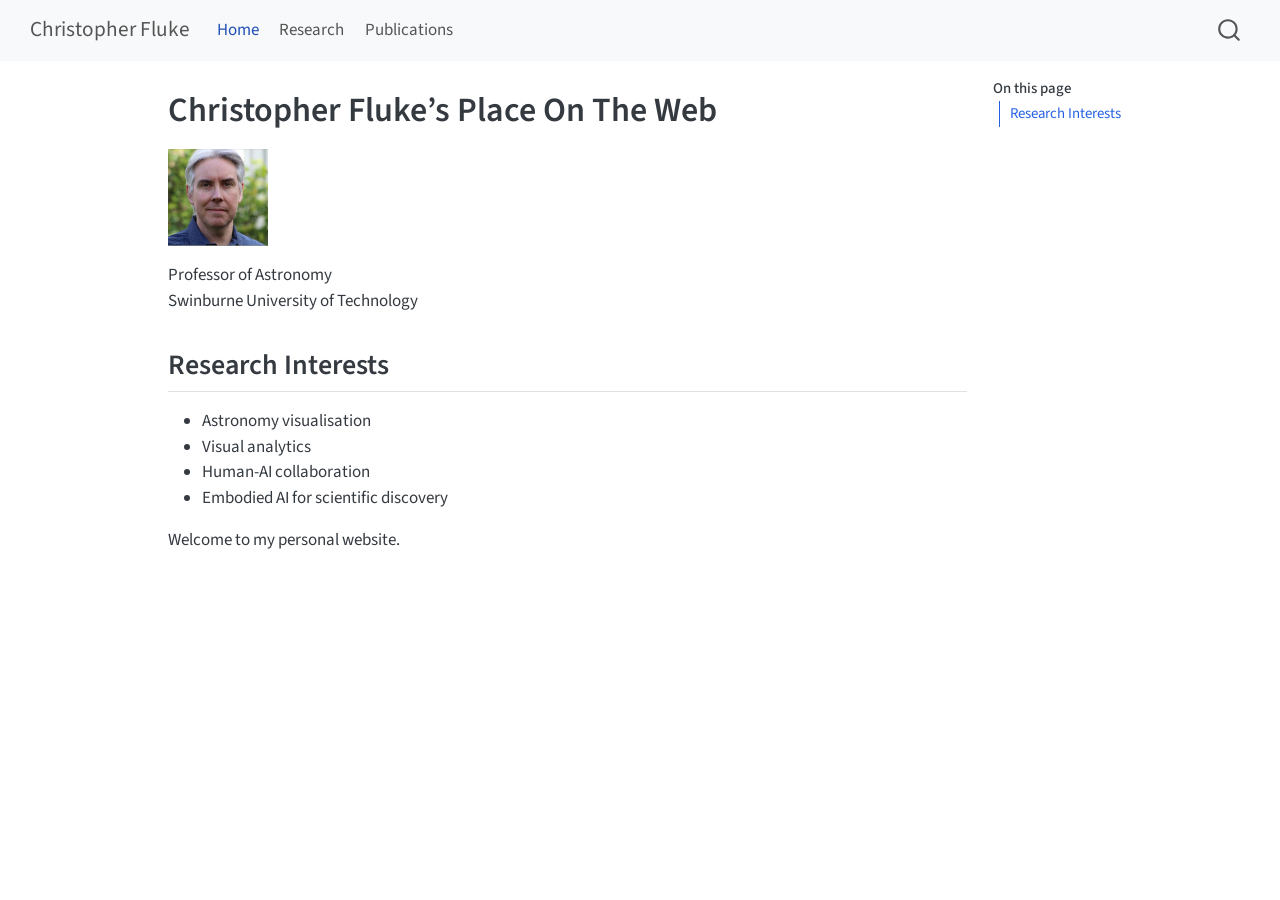
<file: index.html>
<!DOCTYPE html>
<html xmlns="http://www.w3.org/1999/xhtml" lang="en" xml:lang="en"><head>

<meta charset="utf-8">
<meta name="generator" content="quarto-1.10.19">

<meta name="viewport" content="width=device-width, initial-scale=1.0, user-scalable=yes">


<title>Christopher Fluke’s Place On The Web – Christopher Fluke</title>
<style>
/* Default styles provided by pandoc.
** See https://pandoc.org/MANUAL.html#variables-for-html for config info.
*/
span.smallcaps{font-variant: small-caps;}
div.columns{display: flex; gap: 1.5em;}
div.column{flex: auto;}
@media screen {
div.columns{gap: min(4vw, 1.5em);}
div.column{overflow-x: auto;}
}
div.hanging-indent{margin-left: 1.5em; text-indent: -1.5em;}
ul.task-list{list-style: none;}
ul.task-list li input[type="checkbox"] {
  width: 0.8em;
  margin: 0 0.8em 0.2em -1em; /* quarto-specific, see https://github.com/quarto-dev/quarto-cli/issues/4556 */ 
  vertical-align: middle;
}
</style>


<script src="site_libs/quarto-nav/quarto-nav.js"></script>
<script src="site_libs/quarto-nav/headroom.min.js"></script>
<script src="site_libs/clipboard/clipboard.min.js"></script>
<script src="site_libs/quarto-search/autocomplete.umd.js"></script>
<script src="site_libs/quarto-search/fuse.min.js"></script>
<script src="site_libs/quarto-search/quarto-search.js"></script>
<meta name="quarto:offset" content="./">
<script src="site_libs/quarto-html/quarto.js" type="module"></script>
<script src="site_libs/quarto-html/tabsets/tabsets.js" type="module"></script>
<script src="site_libs/quarto-html/popper.min.js"></script>
<script src="site_libs/quarto-html/tippy.umd.min.js"></script>
<script src="site_libs/quarto-html/anchor.min.js"></script>
<link href="site_libs/quarto-html/tippy.css" rel="stylesheet">
<link href="site_libs/quarto-html/quarto-syntax-highlighting-bf27225e3a48a9273f3daa8f8e829971.css" rel="stylesheet" id="quarto-text-highlighting-styles">
<script src="site_libs/bootstrap/bootstrap.min.js"></script>
<link href="site_libs/bootstrap/bootstrap-icons.css" rel="stylesheet">
<link href="site_libs/bootstrap/bootstrap-445b8638c3d06994fee0907d791121c4.min.css" rel="stylesheet" append-hash="true" id="quarto-bootstrap" data-mode="light">
<script id="quarto-search-options" type="application/json">{
  "location": "navbar",
  "copy-button": false,
  "collapse-after": 3,
  "panel-placement": "end",
  "type": "overlay",
  "limit": 50,
  "keyboard-shortcut": [
    "f",
    "/",
    "s"
  ],
  "show-item-context": false,
  "language": {
    "search-no-results-text": "No results",
    "search-matching-documents-text": "matching documents",
    "search-copy-link-title": "Copy link to search",
    "search-hide-matches-text": "Hide additional matches",
    "search-more-match-text": "more match in this document",
    "search-more-matches-text": "more matches in this document",
    "search-clear-button-title": "Clear",
    "search-text-placeholder": "",
    "search-detached-cancel-button-title": "Cancel",
    "search-submit-button-title": "Submit",
    "search-label": "Search"
  }
}</script>


<link rel="stylesheet" href="styles.css">
</head>

<body class="nav-fixed quarto-light">

<div id="quarto-search-results"></div>
  <header id="quarto-header" class="headroom fixed-top">
    <nav class="navbar navbar-expand-lg " data-bs-theme="dark">
      <div class="navbar-container container-fluid">
      <div class="navbar-brand-container mx-auto">
    <a class="navbar-brand" href="./index.html">
    <span class="navbar-title">Christopher Fluke</span>
    </a>
  </div>
            <div id="quarto-search" class="" title="Search"></div>
          <button class="navbar-toggler" type="button" data-bs-toggle="collapse" data-bs-target="#navbarCollapse" aria-controls="navbarCollapse" role="menu" aria-expanded="false" aria-label="Toggle navigation" onclick="if (window.quartoToggleHeadroom) { window.quartoToggleHeadroom(); }">
  <span class="navbar-toggler-icon"></span>
</button>
          <div class="collapse navbar-collapse" id="navbarCollapse">
            <ul class="navbar-nav navbar-nav-scroll me-auto">
  <li class="nav-item">
    <a class="nav-link active" href="./index.html" aria-current="page"> 
<span class="menu-text">Home</span></a>
  </li>  
  <li class="nav-item">
    <a class="nav-link" href="./research.html"> 
<span class="menu-text">Research</span></a>
  </li>  
  <li class="nav-item">
    <a class="nav-link" href="./publications.html"> 
<span class="menu-text">Publications</span></a>
  </li>  
</ul>
          </div> <!-- /navcollapse -->
            <div class="quarto-navbar-tools">
</div>
      </div> <!-- /container-fluid -->
    </nav>
</header>
<!-- content -->
<div id="quarto-content" class="quarto-container page-columns page-rows-contents page-layout-article page-navbar">
<!-- sidebar -->
<!-- margin-sidebar -->
    <div id="quarto-margin-sidebar" class="sidebar margin-sidebar">
        <nav id="TOC" role="doc-toc" class="toc-active">
    <h2 id="toc-title">On this page</h2>
   
  <ul>
  <li><a href="#research-interests" id="toc-research-interests" class="nav-link active" data-scroll-target="#research-interests">Research Interests</a></li>
  </ul>
</nav>
    </div>
<!-- main -->
<main class="content" id="quarto-document-content">

<header id="title-block-header" class="quarto-title-block default">
<div class="quarto-title">
<h1 class="title">Christopher Fluke’s Place On The Web</h1>
</div>



<div class="quarto-title-meta">

    
  
    
  </div>
  


</header>


<p><img src="images/cfluke_headshot.png" class="img-fluid" width="100"></p>
<p>Professor of Astronomy<br>
Swinburne University of Technology</p>
<section id="research-interests" class="level2">
<h2 class="anchored" data-anchor-id="research-interests">Research Interests</h2>
<ul>
<li>Astronomy visualisation</li>
<li>Visual analytics</li>
<li>Human-AI collaboration</li>
<li>Embodied AI for scientific discovery</li>
</ul>
<p>Welcome to my personal website.</p>


</section>

</main> <!-- /main -->
<script id="quarto-html-after-body" type="application/javascript">
  window.document.addEventListener("DOMContentLoaded", function (event) {
    const icon = "";
    const anchorJS = new window.AnchorJS();
    anchorJS.options = {
      placement: 'right',
      icon: icon
    };
    anchorJS.add('.anchored');
    const isCodeAnnotation = (el) => {
      for (const clz of el.classList) {
        if (clz.startsWith('code-annotation-')) {                     
          return true;
        }
      }
      return false;
    }
    const onCopySuccess = function(e) {
      // button target
      const button = e.trigger;
      // don't keep focus
      button.blur();
      // flash "checked"
      button.classList.add('code-copy-button-checked');
      var currentTitle = button.getAttribute("title");
      button.setAttribute("title", "Copied!");
      let tooltip;
      if (window.bootstrap) {
        button.setAttribute("data-bs-toggle", "tooltip");
        button.setAttribute("data-bs-placement", "left");
        button.setAttribute("data-bs-title", "Copied!");
        tooltip = new bootstrap.Tooltip(button, 
          { trigger: "manual", 
            customClass: "code-copy-button-tooltip",
            offset: [0, -8]});
        tooltip.show();    
      }
      setTimeout(function() {
        if (tooltip) {
          tooltip.hide();
          button.removeAttribute("data-bs-title");
          button.removeAttribute("data-bs-toggle");
          button.removeAttribute("data-bs-placement");
        }
        button.setAttribute("title", currentTitle);
        button.classList.remove('code-copy-button-checked');
      }, 1000);
      // clear code selection
      e.clearSelection();
    }
    const getTextToCopy = function(trigger) {
      const outerScaffold = trigger.parentElement.cloneNode(true);
      const codeEl = outerScaffold.querySelector('code');
      for (const childEl of codeEl.children) {
        if (isCodeAnnotation(childEl)) {
          childEl.remove();
        }
      }
      return codeEl.innerText;
    }
    const clipboard = new window.ClipboardJS('.code-copy-button:not([data-in-quarto-modal])', {
      text: getTextToCopy
    });
    clipboard.on('success', onCopySuccess);
    if (window.document.getElementById('quarto-embedded-source-code-modal')) {
      const clipboardModal = new window.ClipboardJS('.code-copy-button[data-in-quarto-modal]', {
        text: getTextToCopy,
        container: window.document.getElementById('quarto-embedded-source-code-modal')
      });
      clipboardModal.on('success', onCopySuccess);
    }
      var localhostRegex = new RegExp(/^(?:http|https):\/\/localhost\:?[0-9]*\//);
      var mailtoRegex = new RegExp(/^mailto:/);
        var filterRegex = new RegExp("https:\/\/cfluke\.github\.io\/");
      var isInternal = (href) => {
          return filterRegex.test(href) || localhostRegex.test(href) || mailtoRegex.test(href);
      }
      // Inspect non-navigation links and adorn them if external
     var links = window.document.querySelectorAll('a[href]:not(.nav-link):not(.navbar-brand):not(.toc-action):not(.sidebar-link):not(.sidebar-item-toggle):not(.pagination-link):not(.no-external):not([aria-hidden]):not(.dropdown-item):not(.quarto-navigation-tool):not(.about-link)');
      for (var i=0; i<links.length; i++) {
        const link = links[i];
        if (!isInternal(link.href)) {
          // undo the damage that might have been done by quarto-nav.js in the case of
          // links that we want to consider external
          if (link.dataset.originalHref !== undefined) {
            link.href = link.dataset.originalHref;
          }
        }
      }
    function tippyHover(el, contentFn, onTriggerFn, onUntriggerFn) {
      const config = {
        allowHTML: true,
        maxWidth: 500,
        delay: 100,
        arrow: false,
        appendTo: function(el) {
            return el.parentElement;
        },
        interactive: true,
        interactiveBorder: 10,
        theme: 'quarto',
        placement: 'bottom-start',
      };
      if (contentFn) {
        config.content = contentFn;
      }
      if (onTriggerFn) {
        config.onTrigger = onTriggerFn;
      }
      if (onUntriggerFn) {
        config.onUntrigger = onUntriggerFn;
      }
      window.tippy(el, config); 
    }
    const noterefs = window.document.querySelectorAll('a[role="doc-noteref"]');
    for (var i=0; i<noterefs.length; i++) {
      const ref = noterefs[i];
      tippyHover(ref, function() {
        // use id or data attribute instead here
        let href = ref.getAttribute('data-footnote-href') || ref.getAttribute('href');
        try { href = new URL(href).hash; } catch {}
        const id = href.replace(/^#\/?/, "");
        const note = window.document.getElementById(id);
        if (note) {
          return note.innerHTML;
        } else {
          return "";
        }
      });
    }
    const xrefs = window.document.querySelectorAll('a.quarto-xref');
    const processXRef = (id, note) => {
      // Strip column container classes
      const stripColumnClz = (el) => {
        el.classList.remove("page-full", "page-columns");
        if (el.children) {
          for (const child of el.children) {
            stripColumnClz(child);
          }
        }
      }
      stripColumnClz(note)
      if (id === null || id.startsWith('sec-')) {
        // Special case sections, only their first couple elements
        const container = document.createElement("div");
        if (note.children && note.children.length > 2) {
          container.appendChild(note.children[0].cloneNode(true));
          for (let i = 1; i < note.children.length; i++) {
            const child = note.children[i];
            if (child.tagName === "P" && child.innerText === "") {
              continue;
            } else {
              container.appendChild(child.cloneNode(true));
              break;
            }
          }
          if (window.Quarto?.typesetMath) {
            window.Quarto.typesetMath(container);
          }
          return container.innerHTML
        } else {
          if (window.Quarto?.typesetMath) {
            window.Quarto.typesetMath(note);
          }
          return note.innerHTML;
        }
      } else {
        // Remove any anchor links if they are present
        const anchorLink = note.querySelector('a.anchorjs-link');
        if (anchorLink) {
          anchorLink.remove();
        }
        if (window.Quarto?.typesetMath) {
          window.Quarto.typesetMath(note);
        }
        if (note.classList.contains("callout")) {
          return note.outerHTML;
        } else {
          return note.innerHTML;
        }
      }
    }
    for (var i=0; i<xrefs.length; i++) {
      const xref = xrefs[i];
      tippyHover(xref, undefined, function(instance) {
        instance.disable();
        let url = xref.getAttribute('href');
        let hash = undefined; 
        if (url.startsWith('#')) {
          hash = url;
        } else {
          try { hash = new URL(url).hash; } catch {}
        }
        if (hash) {
          const id = hash.replace(/^#\/?/, "");
          const note = window.document.getElementById(id);
          if (note !== null) {
            try {
              const html = processXRef(id, note.cloneNode(true));
              instance.setContent(html);
            } finally {
              instance.enable();
              instance.show();
            }
          } else {
            // See if we can fetch this
            fetch(url.split('#')[0])
            .then(res => res.text())
            .then(html => {
              const parser = new DOMParser();
              const htmlDoc = parser.parseFromString(html, "text/html");
              const note = htmlDoc.getElementById(id);
              if (note !== null) {
                const html = processXRef(id, note);
                instance.setContent(html);
              } 
            }).finally(() => {
              instance.enable();
              instance.show();
            });
          }
        } else {
          // See if we can fetch a full url (with no hash to target)
          // This is a special case and we should probably do some content thinning / targeting
          fetch(url)
          .then(res => res.text())
          .then(html => {
            const parser = new DOMParser();
            const htmlDoc = parser.parseFromString(html, "text/html");
            const note = htmlDoc.querySelector('main.content');
            if (note !== null) {
              // This should only happen for chapter cross references
              // (since there is no id in the URL)
              // remove the first header
              if (note.children.length > 0 && note.children[0].tagName === "HEADER") {
                note.children[0].remove();
              }
              const html = processXRef(null, note);
              instance.setContent(html);
            } 
          }).finally(() => {
            instance.enable();
            instance.show();
          });
        }
      }, function(instance) {
      });
    }
        let selectedAnnoteEl;
        const selectorForAnnotation = ( cell, annotation) => {
          let cellAttr = 'data-code-cell="' + cell + '"';
          let lineAttr = 'data-code-annotation="' +  annotation + '"';
          const selector = 'span[' + cellAttr + '][' + lineAttr + ']';
          return selector;
        }
        const selectCodeLines = (annoteEl) => {
          const doc = window.document;
          const targetCell = annoteEl.getAttribute("data-target-cell");
          const targetAnnotation = annoteEl.getAttribute("data-target-annotation");
          const annoteSpan = window.document.querySelector(selectorForAnnotation(targetCell, targetAnnotation));
          const lines = annoteSpan.getAttribute("data-code-lines").split(",");
          const lineIds = lines.map((line) => {
            return targetCell + "-" + line;
          })
          let top = null;
          let height = null;
          let parent = null;
          if (lineIds.length > 0) {
              //compute the position of the single el (top and bottom and make a div)
              const el = window.document.getElementById(lineIds[0]);
              top = el.offsetTop;
              height = el.offsetHeight;
              parent = el.parentElement.parentElement;
            if (lineIds.length > 1) {
              const lastEl = window.document.getElementById(lineIds[lineIds.length - 1]);
              const bottom = lastEl.offsetTop + lastEl.offsetHeight;
              height = bottom - top;
            }
            if (top !== null && height !== null && parent !== null) {
              // cook up a div (if necessary) and position it 
              let div = window.document.getElementById("code-annotation-line-highlight");
              if (div === null) {
                div = window.document.createElement("div");
                div.setAttribute("id", "code-annotation-line-highlight");
                div.style.position = 'absolute';
                parent.appendChild(div);
              }
              div.style.top = top - 2 + "px";
              div.style.height = height + 4 + "px";
              div.style.left = 0;
              let gutterDiv = window.document.getElementById("code-annotation-line-highlight-gutter");
              if (gutterDiv === null) {
                gutterDiv = window.document.createElement("div");
                gutterDiv.setAttribute("id", "code-annotation-line-highlight-gutter");
                gutterDiv.style.position = 'absolute';
                const codeCell = window.document.getElementById(targetCell);
                const gutter = codeCell.querySelector('.code-annotation-gutter');
                gutter.appendChild(gutterDiv);
              }
              gutterDiv.style.top = top - 2 + "px";
              gutterDiv.style.height = height + 4 + "px";
            }
            selectedAnnoteEl = annoteEl;
          }
        };
        const unselectCodeLines = () => {
          const elementsIds = ["code-annotation-line-highlight", "code-annotation-line-highlight-gutter"];
          elementsIds.forEach((elId) => {
            const div = window.document.getElementById(elId);
            if (div) {
              div.remove();
            }
          });
          selectedAnnoteEl = undefined;
        };
          // Handle positioning of the toggle
      window.addEventListener(
        "resize",
        throttle(() => {
          elRect = undefined;
          if (selectedAnnoteEl) {
            selectCodeLines(selectedAnnoteEl);
          }
        }, 10)
      );
      function throttle(fn, ms) {
      let throttle = false;
      let timer;
        return (...args) => {
          if(!throttle) { // first call gets through
              fn.apply(this, args);
              throttle = true;
          } else { // all the others get throttled
              if(timer) clearTimeout(timer); // cancel #2
              timer = setTimeout(() => {
                fn.apply(this, args);
                timer = throttle = false;
              }, ms);
          }
        };
      }
        // Attach click handler to the DT
        const annoteDls = window.document.querySelectorAll('dt[data-target-cell]');
        for (const annoteDlNode of annoteDls) {
          annoteDlNode.addEventListener('click', (event) => {
            const clickedEl = event.target;
            if (clickedEl !== selectedAnnoteEl) {
              unselectCodeLines();
              const activeEl = window.document.querySelector('dt[data-target-cell].code-annotation-active');
              if (activeEl) {
                activeEl.classList.remove('code-annotation-active');
              }
              selectCodeLines(clickedEl);
              clickedEl.classList.add('code-annotation-active');
            } else {
              // Unselect the line
              unselectCodeLines();
              clickedEl.classList.remove('code-annotation-active');
            }
          });
        }
    const findCites = (el) => {
      const parentEl = el.parentElement;
      if (parentEl) {
        const cites = parentEl.dataset.cites;
        if (cites) {
          return {
            el,
            cites: cites.split(' ')
          };
        } else {
          return findCites(el.parentElement)
        }
      } else {
        return undefined;
      }
    };
    var bibliorefs = window.document.querySelectorAll('a[role="doc-biblioref"]');
    for (var i=0; i<bibliorefs.length; i++) {
      const ref = bibliorefs[i];
      const citeInfo = findCites(ref);
      if (citeInfo) {
        tippyHover(citeInfo.el, function() {
          var popup = window.document.createElement('div');
          citeInfo.cites.forEach(function(cite) {
            var citeDiv = window.document.createElement('div');
            citeDiv.classList.add('hanging-indent');
            citeDiv.classList.add('csl-entry');
            var biblioDiv = window.document.getElementById('ref-' + cite);
            if (biblioDiv) {
              citeDiv.innerHTML = biblioDiv.innerHTML;
            }
            popup.appendChild(citeDiv);
          });
          return popup.innerHTML;
        });
      }
    }
  });
  </script>
</div> <!-- /content -->




</body></html>
</file>
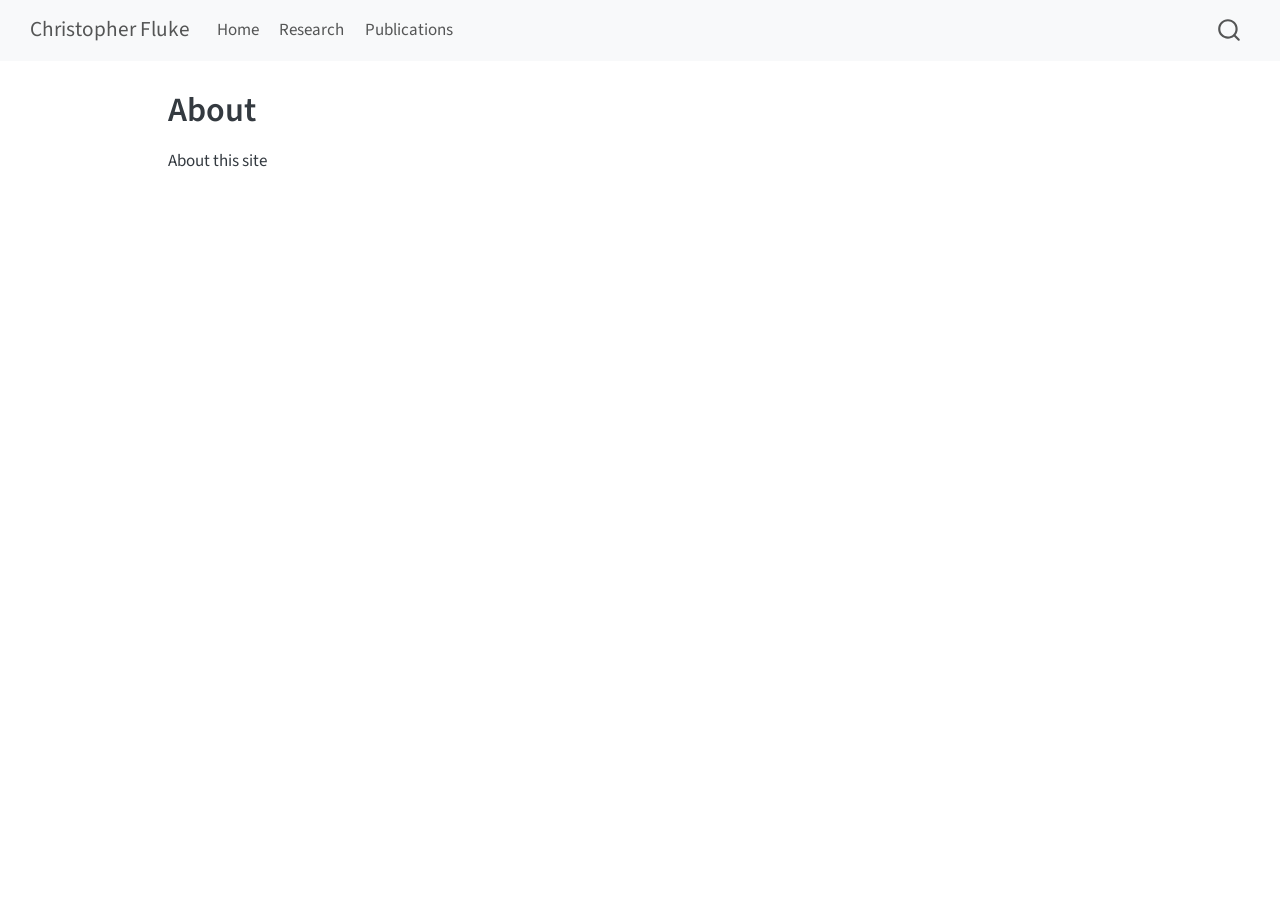
<file: about.html>
<!DOCTYPE html>
<html xmlns="http://www.w3.org/1999/xhtml" lang="en" xml:lang="en"><head>

<meta charset="utf-8">
<meta name="generator" content="quarto-1.10.19">

<meta name="viewport" content="width=device-width, initial-scale=1.0, user-scalable=yes">


<title>About – Christopher Fluke</title>
<style>
/* Default styles provided by pandoc.
** See https://pandoc.org/MANUAL.html#variables-for-html for config info.
*/
span.smallcaps{font-variant: small-caps;}
div.columns{display: flex; gap: 1.5em;}
div.column{flex: auto;}
@media screen {
div.columns{gap: min(4vw, 1.5em);}
div.column{overflow-x: auto;}
}
div.hanging-indent{margin-left: 1.5em; text-indent: -1.5em;}
ul.task-list{list-style: none;}
ul.task-list li input[type="checkbox"] {
  width: 0.8em;
  margin: 0 0.8em 0.2em -1em; /* quarto-specific, see https://github.com/quarto-dev/quarto-cli/issues/4556 */ 
  vertical-align: middle;
}
</style>


<script src="site_libs/quarto-nav/quarto-nav.js"></script>
<script src="site_libs/quarto-nav/headroom.min.js"></script>
<script src="site_libs/clipboard/clipboard.min.js"></script>
<script src="site_libs/quarto-search/autocomplete.umd.js"></script>
<script src="site_libs/quarto-search/fuse.min.js"></script>
<script src="site_libs/quarto-search/quarto-search.js"></script>
<meta name="quarto:offset" content="./">
<script src="site_libs/quarto-html/quarto.js" type="module"></script>
<script src="site_libs/quarto-html/tabsets/tabsets.js" type="module"></script>
<script src="site_libs/quarto-html/popper.min.js"></script>
<script src="site_libs/quarto-html/tippy.umd.min.js"></script>
<script src="site_libs/quarto-html/anchor.min.js"></script>
<link href="site_libs/quarto-html/tippy.css" rel="stylesheet">
<link href="site_libs/quarto-html/quarto-syntax-highlighting-bf27225e3a48a9273f3daa8f8e829971.css" rel="stylesheet" id="quarto-text-highlighting-styles">
<script src="site_libs/bootstrap/bootstrap.min.js"></script>
<link href="site_libs/bootstrap/bootstrap-icons.css" rel="stylesheet">
<link href="site_libs/bootstrap/bootstrap-445b8638c3d06994fee0907d791121c4.min.css" rel="stylesheet" append-hash="true" id="quarto-bootstrap" data-mode="light">
<script id="quarto-search-options" type="application/json">{
  "location": "navbar",
  "copy-button": false,
  "collapse-after": 3,
  "panel-placement": "end",
  "type": "overlay",
  "limit": 50,
  "keyboard-shortcut": [
    "f",
    "/",
    "s"
  ],
  "show-item-context": false,
  "language": {
    "search-no-results-text": "No results",
    "search-matching-documents-text": "matching documents",
    "search-copy-link-title": "Copy link to search",
    "search-hide-matches-text": "Hide additional matches",
    "search-more-match-text": "more match in this document",
    "search-more-matches-text": "more matches in this document",
    "search-clear-button-title": "Clear",
    "search-text-placeholder": "",
    "search-detached-cancel-button-title": "Cancel",
    "search-submit-button-title": "Submit",
    "search-label": "Search"
  }
}</script>


<link rel="stylesheet" href="styles.css">
</head>

<body class="nav-fixed quarto-light">

<div id="quarto-search-results"></div>
  <header id="quarto-header" class="headroom fixed-top">
    <nav class="navbar navbar-expand-lg " data-bs-theme="dark">
      <div class="navbar-container container-fluid">
      <div class="navbar-brand-container mx-auto">
    <a class="navbar-brand" href="./index.html">
    <span class="navbar-title">Christopher Fluke</span>
    </a>
  </div>
            <div id="quarto-search" class="" title="Search"></div>
          <button class="navbar-toggler" type="button" data-bs-toggle="collapse" data-bs-target="#navbarCollapse" aria-controls="navbarCollapse" role="menu" aria-expanded="false" aria-label="Toggle navigation" onclick="if (window.quartoToggleHeadroom) { window.quartoToggleHeadroom(); }">
  <span class="navbar-toggler-icon"></span>
</button>
          <div class="collapse navbar-collapse" id="navbarCollapse">
            <ul class="navbar-nav navbar-nav-scroll me-auto">
  <li class="nav-item">
    <a class="nav-link" href="./index.html"> 
<span class="menu-text">Home</span></a>
  </li>  
  <li class="nav-item">
    <a class="nav-link" href="./research.html"> 
<span class="menu-text">Research</span></a>
  </li>  
  <li class="nav-item">
    <a class="nav-link" href="./publications.html"> 
<span class="menu-text">Publications</span></a>
  </li>  
</ul>
          </div> <!-- /navcollapse -->
            <div class="quarto-navbar-tools">
</div>
      </div> <!-- /container-fluid -->
    </nav>
</header>
<!-- content -->
<div id="quarto-content" class="quarto-container page-columns page-rows-contents page-layout-article page-navbar">
<!-- sidebar -->
<!-- margin-sidebar -->
    <div id="quarto-margin-sidebar" class="sidebar margin-sidebar zindex-bottom">
        
    </div>
<!-- main -->
<main class="content" id="quarto-document-content">

<header id="title-block-header" class="quarto-title-block default">
<div class="quarto-title">
<h1 class="title">About</h1>
</div>



<div class="quarto-title-meta">

    
  
    
  </div>
  


</header>


<p>About this site</p>



</main> <!-- /main -->
<script id="quarto-html-after-body" type="application/javascript">
  window.document.addEventListener("DOMContentLoaded", function (event) {
    const icon = "";
    const anchorJS = new window.AnchorJS();
    anchorJS.options = {
      placement: 'right',
      icon: icon
    };
    anchorJS.add('.anchored');
    const isCodeAnnotation = (el) => {
      for (const clz of el.classList) {
        if (clz.startsWith('code-annotation-')) {                     
          return true;
        }
      }
      return false;
    }
    const onCopySuccess = function(e) {
      // button target
      const button = e.trigger;
      // don't keep focus
      button.blur();
      // flash "checked"
      button.classList.add('code-copy-button-checked');
      var currentTitle = button.getAttribute("title");
      button.setAttribute("title", "Copied!");
      let tooltip;
      if (window.bootstrap) {
        button.setAttribute("data-bs-toggle", "tooltip");
        button.setAttribute("data-bs-placement", "left");
        button.setAttribute("data-bs-title", "Copied!");
        tooltip = new bootstrap.Tooltip(button, 
          { trigger: "manual", 
            customClass: "code-copy-button-tooltip",
            offset: [0, -8]});
        tooltip.show();    
      }
      setTimeout(function() {
        if (tooltip) {
          tooltip.hide();
          button.removeAttribute("data-bs-title");
          button.removeAttribute("data-bs-toggle");
          button.removeAttribute("data-bs-placement");
        }
        button.setAttribute("title", currentTitle);
        button.classList.remove('code-copy-button-checked');
      }, 1000);
      // clear code selection
      e.clearSelection();
    }
    const getTextToCopy = function(trigger) {
      const outerScaffold = trigger.parentElement.cloneNode(true);
      const codeEl = outerScaffold.querySelector('code');
      for (const childEl of codeEl.children) {
        if (isCodeAnnotation(childEl)) {
          childEl.remove();
        }
      }
      return codeEl.innerText;
    }
    const clipboard = new window.ClipboardJS('.code-copy-button:not([data-in-quarto-modal])', {
      text: getTextToCopy
    });
    clipboard.on('success', onCopySuccess);
    if (window.document.getElementById('quarto-embedded-source-code-modal')) {
      const clipboardModal = new window.ClipboardJS('.code-copy-button[data-in-quarto-modal]', {
        text: getTextToCopy,
        container: window.document.getElementById('quarto-embedded-source-code-modal')
      });
      clipboardModal.on('success', onCopySuccess);
    }
      var localhostRegex = new RegExp(/^(?:http|https):\/\/localhost\:?[0-9]*\//);
      var mailtoRegex = new RegExp(/^mailto:/);
        var filterRegex = new RegExp("https:\/\/cfluke\.github\.io\/");
      var isInternal = (href) => {
          return filterRegex.test(href) || localhostRegex.test(href) || mailtoRegex.test(href);
      }
      // Inspect non-navigation links and adorn them if external
     var links = window.document.querySelectorAll('a[href]:not(.nav-link):not(.navbar-brand):not(.toc-action):not(.sidebar-link):not(.sidebar-item-toggle):not(.pagination-link):not(.no-external):not([aria-hidden]):not(.dropdown-item):not(.quarto-navigation-tool):not(.about-link)');
      for (var i=0; i<links.length; i++) {
        const link = links[i];
        if (!isInternal(link.href)) {
          // undo the damage that might have been done by quarto-nav.js in the case of
          // links that we want to consider external
          if (link.dataset.originalHref !== undefined) {
            link.href = link.dataset.originalHref;
          }
        }
      }
    function tippyHover(el, contentFn, onTriggerFn, onUntriggerFn) {
      const config = {
        allowHTML: true,
        maxWidth: 500,
        delay: 100,
        arrow: false,
        appendTo: function(el) {
            return el.parentElement;
        },
        interactive: true,
        interactiveBorder: 10,
        theme: 'quarto',
        placement: 'bottom-start',
      };
      if (contentFn) {
        config.content = contentFn;
      }
      if (onTriggerFn) {
        config.onTrigger = onTriggerFn;
      }
      if (onUntriggerFn) {
        config.onUntrigger = onUntriggerFn;
      }
      window.tippy(el, config); 
    }
    const noterefs = window.document.querySelectorAll('a[role="doc-noteref"]');
    for (var i=0; i<noterefs.length; i++) {
      const ref = noterefs[i];
      tippyHover(ref, function() {
        // use id or data attribute instead here
        let href = ref.getAttribute('data-footnote-href') || ref.getAttribute('href');
        try { href = new URL(href).hash; } catch {}
        const id = href.replace(/^#\/?/, "");
        const note = window.document.getElementById(id);
        if (note) {
          return note.innerHTML;
        } else {
          return "";
        }
      });
    }
    const xrefs = window.document.querySelectorAll('a.quarto-xref');
    const processXRef = (id, note) => {
      // Strip column container classes
      const stripColumnClz = (el) => {
        el.classList.remove("page-full", "page-columns");
        if (el.children) {
          for (const child of el.children) {
            stripColumnClz(child);
          }
        }
      }
      stripColumnClz(note)
      if (id === null || id.startsWith('sec-')) {
        // Special case sections, only their first couple elements
        const container = document.createElement("div");
        if (note.children && note.children.length > 2) {
          container.appendChild(note.children[0].cloneNode(true));
          for (let i = 1; i < note.children.length; i++) {
            const child = note.children[i];
            if (child.tagName === "P" && child.innerText === "") {
              continue;
            } else {
              container.appendChild(child.cloneNode(true));
              break;
            }
          }
          if (window.Quarto?.typesetMath) {
            window.Quarto.typesetMath(container);
          }
          return container.innerHTML
        } else {
          if (window.Quarto?.typesetMath) {
            window.Quarto.typesetMath(note);
          }
          return note.innerHTML;
        }
      } else {
        // Remove any anchor links if they are present
        const anchorLink = note.querySelector('a.anchorjs-link');
        if (anchorLink) {
          anchorLink.remove();
        }
        if (window.Quarto?.typesetMath) {
          window.Quarto.typesetMath(note);
        }
        if (note.classList.contains("callout")) {
          return note.outerHTML;
        } else {
          return note.innerHTML;
        }
      }
    }
    for (var i=0; i<xrefs.length; i++) {
      const xref = xrefs[i];
      tippyHover(xref, undefined, function(instance) {
        instance.disable();
        let url = xref.getAttribute('href');
        let hash = undefined; 
        if (url.startsWith('#')) {
          hash = url;
        } else {
          try { hash = new URL(url).hash; } catch {}
        }
        if (hash) {
          const id = hash.replace(/^#\/?/, "");
          const note = window.document.getElementById(id);
          if (note !== null) {
            try {
              const html = processXRef(id, note.cloneNode(true));
              instance.setContent(html);
            } finally {
              instance.enable();
              instance.show();
            }
          } else {
            // See if we can fetch this
            fetch(url.split('#')[0])
            .then(res => res.text())
            .then(html => {
              const parser = new DOMParser();
              const htmlDoc = parser.parseFromString(html, "text/html");
              const note = htmlDoc.getElementById(id);
              if (note !== null) {
                const html = processXRef(id, note);
                instance.setContent(html);
              } 
            }).finally(() => {
              instance.enable();
              instance.show();
            });
          }
        } else {
          // See if we can fetch a full url (with no hash to target)
          // This is a special case and we should probably do some content thinning / targeting
          fetch(url)
          .then(res => res.text())
          .then(html => {
            const parser = new DOMParser();
            const htmlDoc = parser.parseFromString(html, "text/html");
            const note = htmlDoc.querySelector('main.content');
            if (note !== null) {
              // This should only happen for chapter cross references
              // (since there is no id in the URL)
              // remove the first header
              if (note.children.length > 0 && note.children[0].tagName === "HEADER") {
                note.children[0].remove();
              }
              const html = processXRef(null, note);
              instance.setContent(html);
            } 
          }).finally(() => {
            instance.enable();
            instance.show();
          });
        }
      }, function(instance) {
      });
    }
        let selectedAnnoteEl;
        const selectorForAnnotation = ( cell, annotation) => {
          let cellAttr = 'data-code-cell="' + cell + '"';
          let lineAttr = 'data-code-annotation="' +  annotation + '"';
          const selector = 'span[' + cellAttr + '][' + lineAttr + ']';
          return selector;
        }
        const selectCodeLines = (annoteEl) => {
          const doc = window.document;
          const targetCell = annoteEl.getAttribute("data-target-cell");
          const targetAnnotation = annoteEl.getAttribute("data-target-annotation");
          const annoteSpan = window.document.querySelector(selectorForAnnotation(targetCell, targetAnnotation));
          const lines = annoteSpan.getAttribute("data-code-lines").split(",");
          const lineIds = lines.map((line) => {
            return targetCell + "-" + line;
          })
          let top = null;
          let height = null;
          let parent = null;
          if (lineIds.length > 0) {
              //compute the position of the single el (top and bottom and make a div)
              const el = window.document.getElementById(lineIds[0]);
              top = el.offsetTop;
              height = el.offsetHeight;
              parent = el.parentElement.parentElement;
            if (lineIds.length > 1) {
              const lastEl = window.document.getElementById(lineIds[lineIds.length - 1]);
              const bottom = lastEl.offsetTop + lastEl.offsetHeight;
              height = bottom - top;
            }
            if (top !== null && height !== null && parent !== null) {
              // cook up a div (if necessary) and position it 
              let div = window.document.getElementById("code-annotation-line-highlight");
              if (div === null) {
                div = window.document.createElement("div");
                div.setAttribute("id", "code-annotation-line-highlight");
                div.style.position = 'absolute';
                parent.appendChild(div);
              }
              div.style.top = top - 2 + "px";
              div.style.height = height + 4 + "px";
              div.style.left = 0;
              let gutterDiv = window.document.getElementById("code-annotation-line-highlight-gutter");
              if (gutterDiv === null) {
                gutterDiv = window.document.createElement("div");
                gutterDiv.setAttribute("id", "code-annotation-line-highlight-gutter");
                gutterDiv.style.position = 'absolute';
                const codeCell = window.document.getElementById(targetCell);
                const gutter = codeCell.querySelector('.code-annotation-gutter');
                gutter.appendChild(gutterDiv);
              }
              gutterDiv.style.top = top - 2 + "px";
              gutterDiv.style.height = height + 4 + "px";
            }
            selectedAnnoteEl = annoteEl;
          }
        };
        const unselectCodeLines = () => {
          const elementsIds = ["code-annotation-line-highlight", "code-annotation-line-highlight-gutter"];
          elementsIds.forEach((elId) => {
            const div = window.document.getElementById(elId);
            if (div) {
              div.remove();
            }
          });
          selectedAnnoteEl = undefined;
        };
          // Handle positioning of the toggle
      window.addEventListener(
        "resize",
        throttle(() => {
          elRect = undefined;
          if (selectedAnnoteEl) {
            selectCodeLines(selectedAnnoteEl);
          }
        }, 10)
      );
      function throttle(fn, ms) {
      let throttle = false;
      let timer;
        return (...args) => {
          if(!throttle) { // first call gets through
              fn.apply(this, args);
              throttle = true;
          } else { // all the others get throttled
              if(timer) clearTimeout(timer); // cancel #2
              timer = setTimeout(() => {
                fn.apply(this, args);
                timer = throttle = false;
              }, ms);
          }
        };
      }
        // Attach click handler to the DT
        const annoteDls = window.document.querySelectorAll('dt[data-target-cell]');
        for (const annoteDlNode of annoteDls) {
          annoteDlNode.addEventListener('click', (event) => {
            const clickedEl = event.target;
            if (clickedEl !== selectedAnnoteEl) {
              unselectCodeLines();
              const activeEl = window.document.querySelector('dt[data-target-cell].code-annotation-active');
              if (activeEl) {
                activeEl.classList.remove('code-annotation-active');
              }
              selectCodeLines(clickedEl);
              clickedEl.classList.add('code-annotation-active');
            } else {
              // Unselect the line
              unselectCodeLines();
              clickedEl.classList.remove('code-annotation-active');
            }
          });
        }
    const findCites = (el) => {
      const parentEl = el.parentElement;
      if (parentEl) {
        const cites = parentEl.dataset.cites;
        if (cites) {
          return {
            el,
            cites: cites.split(' ')
          };
        } else {
          return findCites(el.parentElement)
        }
      } else {
        return undefined;
      }
    };
    var bibliorefs = window.document.querySelectorAll('a[role="doc-biblioref"]');
    for (var i=0; i<bibliorefs.length; i++) {
      const ref = bibliorefs[i];
      const citeInfo = findCites(ref);
      if (citeInfo) {
        tippyHover(citeInfo.el, function() {
          var popup = window.document.createElement('div');
          citeInfo.cites.forEach(function(cite) {
            var citeDiv = window.document.createElement('div');
            citeDiv.classList.add('hanging-indent');
            citeDiv.classList.add('csl-entry');
            var biblioDiv = window.document.getElementById('ref-' + cite);
            if (biblioDiv) {
              citeDiv.innerHTML = biblioDiv.innerHTML;
            }
            popup.appendChild(citeDiv);
          });
          return popup.innerHTML;
        });
      }
    }
  });
  </script>
</div> <!-- /content -->




</body></html>
</file>
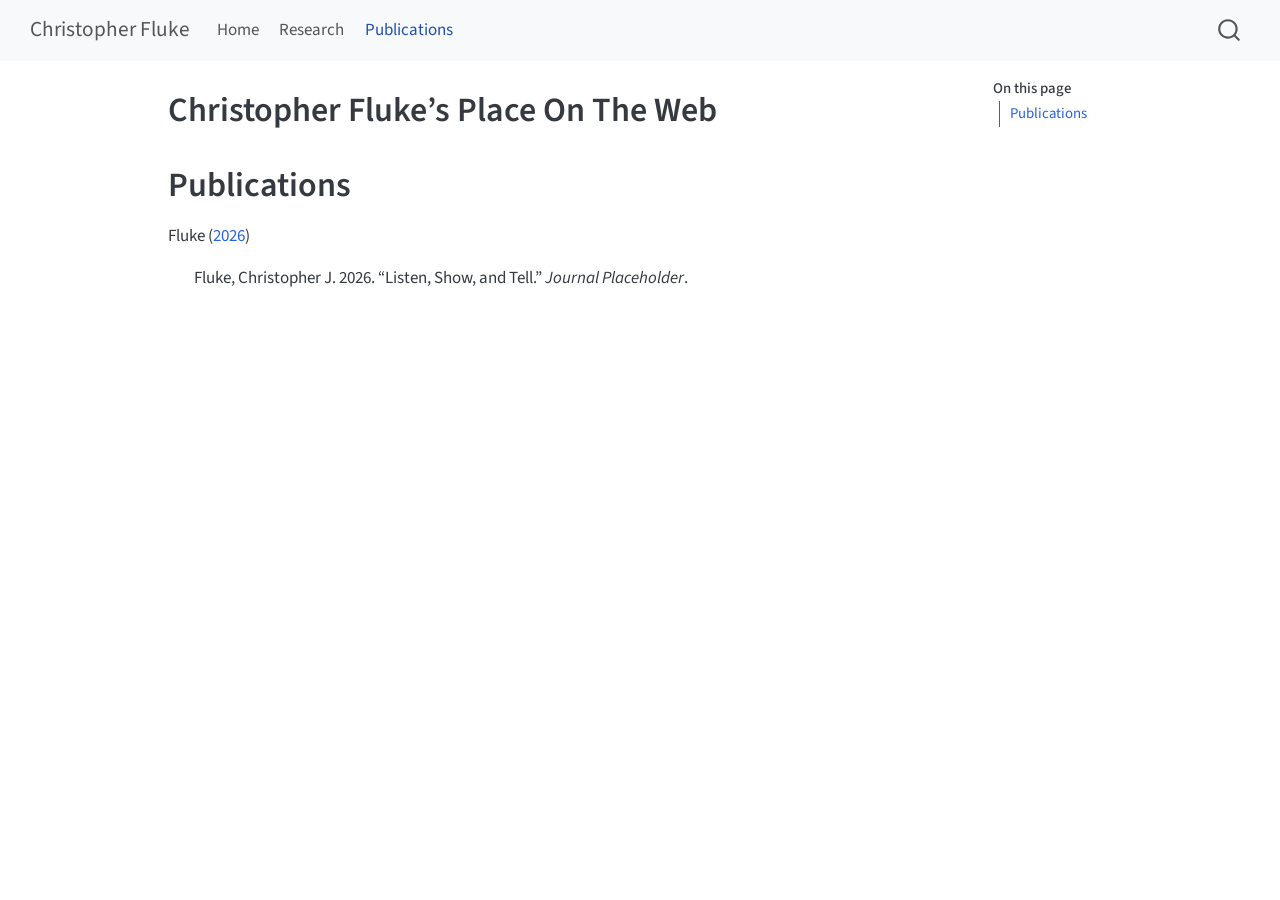
<file: publications.html>
<!DOCTYPE html>
<html xmlns="http://www.w3.org/1999/xhtml" lang="en" xml:lang="en"><head>

<meta charset="utf-8">
<meta name="generator" content="quarto-1.10.19">

<meta name="viewport" content="width=device-width, initial-scale=1.0, user-scalable=yes">


<title>Christopher Fluke’s Place On The Web – Christopher Fluke</title>
<style>
/* Default styles provided by pandoc.
** See https://pandoc.org/MANUAL.html#variables-for-html for config info.
*/
span.smallcaps{font-variant: small-caps;}
div.columns{display: flex; gap: 1.5em;}
div.column{flex: auto;}
@media screen {
div.columns{gap: min(4vw, 1.5em);}
div.column{overflow-x: auto;}
}
div.hanging-indent{margin-left: 1.5em; text-indent: -1.5em;}
ul.task-list{list-style: none;}
ul.task-list li input[type="checkbox"] {
  width: 0.8em;
  margin: 0 0.8em 0.2em -1em; /* quarto-specific, see https://github.com/quarto-dev/quarto-cli/issues/4556 */ 
  vertical-align: middle;
}
/* CSS for citations */
div.csl-bib-body { }
div.csl-entry {
  clear: both;
}
.hanging-indent div.csl-entry {
  margin-left:2em;
  text-indent:-2em;
}
div.csl-left-margin {
  min-width:2em;
  float:left;
}
div.csl-right-inline {
  margin-left:2em;
  padding-left:1em;
}
div.csl-indent {
  margin-left: 2em;
}</style>


<script src="site_libs/quarto-nav/quarto-nav.js"></script>
<script src="site_libs/quarto-nav/headroom.min.js"></script>
<script src="site_libs/clipboard/clipboard.min.js"></script>
<script src="site_libs/quarto-search/autocomplete.umd.js"></script>
<script src="site_libs/quarto-search/fuse.min.js"></script>
<script src="site_libs/quarto-search/quarto-search.js"></script>
<meta name="quarto:offset" content="./">
<script src="site_libs/quarto-html/quarto.js" type="module"></script>
<script src="site_libs/quarto-html/tabsets/tabsets.js" type="module"></script>
<script src="site_libs/quarto-html/popper.min.js"></script>
<script src="site_libs/quarto-html/tippy.umd.min.js"></script>
<script src="site_libs/quarto-html/anchor.min.js"></script>
<link href="site_libs/quarto-html/tippy.css" rel="stylesheet">
<link href="site_libs/quarto-html/quarto-syntax-highlighting-bf27225e3a48a9273f3daa8f8e829971.css" rel="stylesheet" id="quarto-text-highlighting-styles">
<script src="site_libs/bootstrap/bootstrap.min.js"></script>
<link href="site_libs/bootstrap/bootstrap-icons.css" rel="stylesheet">
<link href="site_libs/bootstrap/bootstrap-445b8638c3d06994fee0907d791121c4.min.css" rel="stylesheet" append-hash="true" id="quarto-bootstrap" data-mode="light">
<script id="quarto-search-options" type="application/json">{
  "location": "navbar",
  "copy-button": false,
  "collapse-after": 3,
  "panel-placement": "end",
  "type": "overlay",
  "limit": 50,
  "keyboard-shortcut": [
    "f",
    "/",
    "s"
  ],
  "show-item-context": false,
  "language": {
    "search-no-results-text": "No results",
    "search-matching-documents-text": "matching documents",
    "search-copy-link-title": "Copy link to search",
    "search-hide-matches-text": "Hide additional matches",
    "search-more-match-text": "more match in this document",
    "search-more-matches-text": "more matches in this document",
    "search-clear-button-title": "Clear",
    "search-text-placeholder": "",
    "search-detached-cancel-button-title": "Cancel",
    "search-submit-button-title": "Submit",
    "search-label": "Search"
  }
}</script>


<link rel="stylesheet" href="styles.css">
</head>

<body class="nav-fixed quarto-light">

<div id="quarto-search-results"></div>
  <header id="quarto-header" class="headroom fixed-top">
    <nav class="navbar navbar-expand-lg " data-bs-theme="dark">
      <div class="navbar-container container-fluid">
      <div class="navbar-brand-container mx-auto">
    <a class="navbar-brand" href="./index.html">
    <span class="navbar-title">Christopher Fluke</span>
    </a>
  </div>
            <div id="quarto-search" class="" title="Search"></div>
          <button class="navbar-toggler" type="button" data-bs-toggle="collapse" data-bs-target="#navbarCollapse" aria-controls="navbarCollapse" role="menu" aria-expanded="false" aria-label="Toggle navigation" onclick="if (window.quartoToggleHeadroom) { window.quartoToggleHeadroom(); }">
  <span class="navbar-toggler-icon"></span>
</button>
          <div class="collapse navbar-collapse" id="navbarCollapse">
            <ul class="navbar-nav navbar-nav-scroll me-auto">
  <li class="nav-item">
    <a class="nav-link" href="./index.html"> 
<span class="menu-text">Home</span></a>
  </li>  
  <li class="nav-item">
    <a class="nav-link" href="./research.html"> 
<span class="menu-text">Research</span></a>
  </li>  
  <li class="nav-item">
    <a class="nav-link active" href="./publications.html" aria-current="page"> 
<span class="menu-text">Publications</span></a>
  </li>  
</ul>
          </div> <!-- /navcollapse -->
            <div class="quarto-navbar-tools">
</div>
      </div> <!-- /container-fluid -->
    </nav>
</header>
<!-- content -->
<div id="quarto-content" class="quarto-container page-columns page-rows-contents page-layout-article page-navbar">
<!-- sidebar -->
<!-- margin-sidebar -->
    <div id="quarto-margin-sidebar" class="sidebar margin-sidebar">
        <nav id="TOC" role="doc-toc" class="toc-active">
    <h2 id="toc-title">On this page</h2>
   
  <ul>
  <li><a href="#publications" id="toc-publications" class="nav-link active" data-scroll-target="#publications">Publications</a></li>
  </ul>
</nav>
    </div>
<!-- main -->
<main class="content" id="quarto-document-content">

<header id="title-block-header" class="quarto-title-block default">
<div class="quarto-title">
<h1 class="title">Christopher Fluke’s Place On The Web</h1>
</div>



<div class="quarto-title-meta">

    
  
    
  </div>
  


</header>


<section id="publications" class="level1">
<h1>Publications</h1>
<p><span class="citation" data-cites="fluke2026">Fluke (<a href="#ref-fluke2026" role="doc-biblioref">2026</a>)</span></p>
<div id="refs" class="references csl-bib-body hanging-indent" role="list">
<div id="ref-fluke2026" class="csl-entry" role="listitem">
Fluke, Christopher J. 2026. <span>“Listen, Show, and Tell.”</span> <em>Journal Placeholder</em>.
</div>
</div>


</section>

</main> <!-- /main -->
<script id="quarto-html-after-body" type="application/javascript">
  window.document.addEventListener("DOMContentLoaded", function (event) {
    const icon = "";
    const anchorJS = new window.AnchorJS();
    anchorJS.options = {
      placement: 'right',
      icon: icon
    };
    anchorJS.add('.anchored');
    const isCodeAnnotation = (el) => {
      for (const clz of el.classList) {
        if (clz.startsWith('code-annotation-')) {                     
          return true;
        }
      }
      return false;
    }
    const onCopySuccess = function(e) {
      // button target
      const button = e.trigger;
      // don't keep focus
      button.blur();
      // flash "checked"
      button.classList.add('code-copy-button-checked');
      var currentTitle = button.getAttribute("title");
      button.setAttribute("title", "Copied!");
      let tooltip;
      if (window.bootstrap) {
        button.setAttribute("data-bs-toggle", "tooltip");
        button.setAttribute("data-bs-placement", "left");
        button.setAttribute("data-bs-title", "Copied!");
        tooltip = new bootstrap.Tooltip(button, 
          { trigger: "manual", 
            customClass: "code-copy-button-tooltip",
            offset: [0, -8]});
        tooltip.show();    
      }
      setTimeout(function() {
        if (tooltip) {
          tooltip.hide();
          button.removeAttribute("data-bs-title");
          button.removeAttribute("data-bs-toggle");
          button.removeAttribute("data-bs-placement");
        }
        button.setAttribute("title", currentTitle);
        button.classList.remove('code-copy-button-checked');
      }, 1000);
      // clear code selection
      e.clearSelection();
    }
    const getTextToCopy = function(trigger) {
      const outerScaffold = trigger.parentElement.cloneNode(true);
      const codeEl = outerScaffold.querySelector('code');
      for (const childEl of codeEl.children) {
        if (isCodeAnnotation(childEl)) {
          childEl.remove();
        }
      }
      return codeEl.innerText;
    }
    const clipboard = new window.ClipboardJS('.code-copy-button:not([data-in-quarto-modal])', {
      text: getTextToCopy
    });
    clipboard.on('success', onCopySuccess);
    if (window.document.getElementById('quarto-embedded-source-code-modal')) {
      const clipboardModal = new window.ClipboardJS('.code-copy-button[data-in-quarto-modal]', {
        text: getTextToCopy,
        container: window.document.getElementById('quarto-embedded-source-code-modal')
      });
      clipboardModal.on('success', onCopySuccess);
    }
      var localhostRegex = new RegExp(/^(?:http|https):\/\/localhost\:?[0-9]*\//);
      var mailtoRegex = new RegExp(/^mailto:/);
        var filterRegex = new RegExp("https:\/\/cfluke\.github\.io\/");
      var isInternal = (href) => {
          return filterRegex.test(href) || localhostRegex.test(href) || mailtoRegex.test(href);
      }
      // Inspect non-navigation links and adorn them if external
     var links = window.document.querySelectorAll('a[href]:not(.nav-link):not(.navbar-brand):not(.toc-action):not(.sidebar-link):not(.sidebar-item-toggle):not(.pagination-link):not(.no-external):not([aria-hidden]):not(.dropdown-item):not(.quarto-navigation-tool):not(.about-link)');
      for (var i=0; i<links.length; i++) {
        const link = links[i];
        if (!isInternal(link.href)) {
          // undo the damage that might have been done by quarto-nav.js in the case of
          // links that we want to consider external
          if (link.dataset.originalHref !== undefined) {
            link.href = link.dataset.originalHref;
          }
        }
      }
    function tippyHover(el, contentFn, onTriggerFn, onUntriggerFn) {
      const config = {
        allowHTML: true,
        maxWidth: 500,
        delay: 100,
        arrow: false,
        appendTo: function(el) {
            return el.parentElement;
        },
        interactive: true,
        interactiveBorder: 10,
        theme: 'quarto',
        placement: 'bottom-start',
      };
      if (contentFn) {
        config.content = contentFn;
      }
      if (onTriggerFn) {
        config.onTrigger = onTriggerFn;
      }
      if (onUntriggerFn) {
        config.onUntrigger = onUntriggerFn;
      }
      window.tippy(el, config); 
    }
    const noterefs = window.document.querySelectorAll('a[role="doc-noteref"]');
    for (var i=0; i<noterefs.length; i++) {
      const ref = noterefs[i];
      tippyHover(ref, function() {
        // use id or data attribute instead here
        let href = ref.getAttribute('data-footnote-href') || ref.getAttribute('href');
        try { href = new URL(href).hash; } catch {}
        const id = href.replace(/^#\/?/, "");
        const note = window.document.getElementById(id);
        if (note) {
          return note.innerHTML;
        } else {
          return "";
        }
      });
    }
    const xrefs = window.document.querySelectorAll('a.quarto-xref');
    const processXRef = (id, note) => {
      // Strip column container classes
      const stripColumnClz = (el) => {
        el.classList.remove("page-full", "page-columns");
        if (el.children) {
          for (const child of el.children) {
            stripColumnClz(child);
          }
        }
      }
      stripColumnClz(note)
      if (id === null || id.startsWith('sec-')) {
        // Special case sections, only their first couple elements
        const container = document.createElement("div");
        if (note.children && note.children.length > 2) {
          container.appendChild(note.children[0].cloneNode(true));
          for (let i = 1; i < note.children.length; i++) {
            const child = note.children[i];
            if (child.tagName === "P" && child.innerText === "") {
              continue;
            } else {
              container.appendChild(child.cloneNode(true));
              break;
            }
          }
          if (window.Quarto?.typesetMath) {
            window.Quarto.typesetMath(container);
          }
          return container.innerHTML
        } else {
          if (window.Quarto?.typesetMath) {
            window.Quarto.typesetMath(note);
          }
          return note.innerHTML;
        }
      } else {
        // Remove any anchor links if they are present
        const anchorLink = note.querySelector('a.anchorjs-link');
        if (anchorLink) {
          anchorLink.remove();
        }
        if (window.Quarto?.typesetMath) {
          window.Quarto.typesetMath(note);
        }
        if (note.classList.contains("callout")) {
          return note.outerHTML;
        } else {
          return note.innerHTML;
        }
      }
    }
    for (var i=0; i<xrefs.length; i++) {
      const xref = xrefs[i];
      tippyHover(xref, undefined, function(instance) {
        instance.disable();
        let url = xref.getAttribute('href');
        let hash = undefined; 
        if (url.startsWith('#')) {
          hash = url;
        } else {
          try { hash = new URL(url).hash; } catch {}
        }
        if (hash) {
          const id = hash.replace(/^#\/?/, "");
          const note = window.document.getElementById(id);
          if (note !== null) {
            try {
              const html = processXRef(id, note.cloneNode(true));
              instance.setContent(html);
            } finally {
              instance.enable();
              instance.show();
            }
          } else {
            // See if we can fetch this
            fetch(url.split('#')[0])
            .then(res => res.text())
            .then(html => {
              const parser = new DOMParser();
              const htmlDoc = parser.parseFromString(html, "text/html");
              const note = htmlDoc.getElementById(id);
              if (note !== null) {
                const html = processXRef(id, note);
                instance.setContent(html);
              } 
            }).finally(() => {
              instance.enable();
              instance.show();
            });
          }
        } else {
          // See if we can fetch a full url (with no hash to target)
          // This is a special case and we should probably do some content thinning / targeting
          fetch(url)
          .then(res => res.text())
          .then(html => {
            const parser = new DOMParser();
            const htmlDoc = parser.parseFromString(html, "text/html");
            const note = htmlDoc.querySelector('main.content');
            if (note !== null) {
              // This should only happen for chapter cross references
              // (since there is no id in the URL)
              // remove the first header
              if (note.children.length > 0 && note.children[0].tagName === "HEADER") {
                note.children[0].remove();
              }
              const html = processXRef(null, note);
              instance.setContent(html);
            } 
          }).finally(() => {
            instance.enable();
            instance.show();
          });
        }
      }, function(instance) {
      });
    }
        let selectedAnnoteEl;
        const selectorForAnnotation = ( cell, annotation) => {
          let cellAttr = 'data-code-cell="' + cell + '"';
          let lineAttr = 'data-code-annotation="' +  annotation + '"';
          const selector = 'span[' + cellAttr + '][' + lineAttr + ']';
          return selector;
        }
        const selectCodeLines = (annoteEl) => {
          const doc = window.document;
          const targetCell = annoteEl.getAttribute("data-target-cell");
          const targetAnnotation = annoteEl.getAttribute("data-target-annotation");
          const annoteSpan = window.document.querySelector(selectorForAnnotation(targetCell, targetAnnotation));
          const lines = annoteSpan.getAttribute("data-code-lines").split(",");
          const lineIds = lines.map((line) => {
            return targetCell + "-" + line;
          })
          let top = null;
          let height = null;
          let parent = null;
          if (lineIds.length > 0) {
              //compute the position of the single el (top and bottom and make a div)
              const el = window.document.getElementById(lineIds[0]);
              top = el.offsetTop;
              height = el.offsetHeight;
              parent = el.parentElement.parentElement;
            if (lineIds.length > 1) {
              const lastEl = window.document.getElementById(lineIds[lineIds.length - 1]);
              const bottom = lastEl.offsetTop + lastEl.offsetHeight;
              height = bottom - top;
            }
            if (top !== null && height !== null && parent !== null) {
              // cook up a div (if necessary) and position it 
              let div = window.document.getElementById("code-annotation-line-highlight");
              if (div === null) {
                div = window.document.createElement("div");
                div.setAttribute("id", "code-annotation-line-highlight");
                div.style.position = 'absolute';
                parent.appendChild(div);
              }
              div.style.top = top - 2 + "px";
              div.style.height = height + 4 + "px";
              div.style.left = 0;
              let gutterDiv = window.document.getElementById("code-annotation-line-highlight-gutter");
              if (gutterDiv === null) {
                gutterDiv = window.document.createElement("div");
                gutterDiv.setAttribute("id", "code-annotation-line-highlight-gutter");
                gutterDiv.style.position = 'absolute';
                const codeCell = window.document.getElementById(targetCell);
                const gutter = codeCell.querySelector('.code-annotation-gutter');
                gutter.appendChild(gutterDiv);
              }
              gutterDiv.style.top = top - 2 + "px";
              gutterDiv.style.height = height + 4 + "px";
            }
            selectedAnnoteEl = annoteEl;
          }
        };
        const unselectCodeLines = () => {
          const elementsIds = ["code-annotation-line-highlight", "code-annotation-line-highlight-gutter"];
          elementsIds.forEach((elId) => {
            const div = window.document.getElementById(elId);
            if (div) {
              div.remove();
            }
          });
          selectedAnnoteEl = undefined;
        };
          // Handle positioning of the toggle
      window.addEventListener(
        "resize",
        throttle(() => {
          elRect = undefined;
          if (selectedAnnoteEl) {
            selectCodeLines(selectedAnnoteEl);
          }
        }, 10)
      );
      function throttle(fn, ms) {
      let throttle = false;
      let timer;
        return (...args) => {
          if(!throttle) { // first call gets through
              fn.apply(this, args);
              throttle = true;
          } else { // all the others get throttled
              if(timer) clearTimeout(timer); // cancel #2
              timer = setTimeout(() => {
                fn.apply(this, args);
                timer = throttle = false;
              }, ms);
          }
        };
      }
        // Attach click handler to the DT
        const annoteDls = window.document.querySelectorAll('dt[data-target-cell]');
        for (const annoteDlNode of annoteDls) {
          annoteDlNode.addEventListener('click', (event) => {
            const clickedEl = event.target;
            if (clickedEl !== selectedAnnoteEl) {
              unselectCodeLines();
              const activeEl = window.document.querySelector('dt[data-target-cell].code-annotation-active');
              if (activeEl) {
                activeEl.classList.remove('code-annotation-active');
              }
              selectCodeLines(clickedEl);
              clickedEl.classList.add('code-annotation-active');
            } else {
              // Unselect the line
              unselectCodeLines();
              clickedEl.classList.remove('code-annotation-active');
            }
          });
        }
    const findCites = (el) => {
      const parentEl = el.parentElement;
      if (parentEl) {
        const cites = parentEl.dataset.cites;
        if (cites) {
          return {
            el,
            cites: cites.split(' ')
          };
        } else {
          return findCites(el.parentElement)
        }
      } else {
        return undefined;
      }
    };
    var bibliorefs = window.document.querySelectorAll('a[role="doc-biblioref"]');
    for (var i=0; i<bibliorefs.length; i++) {
      const ref = bibliorefs[i];
      const citeInfo = findCites(ref);
      if (citeInfo) {
        tippyHover(citeInfo.el, function() {
          var popup = window.document.createElement('div');
          citeInfo.cites.forEach(function(cite) {
            var citeDiv = window.document.createElement('div');
            citeDiv.classList.add('hanging-indent');
            citeDiv.classList.add('csl-entry');
            var biblioDiv = window.document.getElementById('ref-' + cite);
            if (biblioDiv) {
              citeDiv.innerHTML = biblioDiv.innerHTML;
            }
            popup.appendChild(citeDiv);
          });
          return popup.innerHTML;
        });
      }
    }
  });
  </script>
</div> <!-- /content -->




</body></html>
</file>
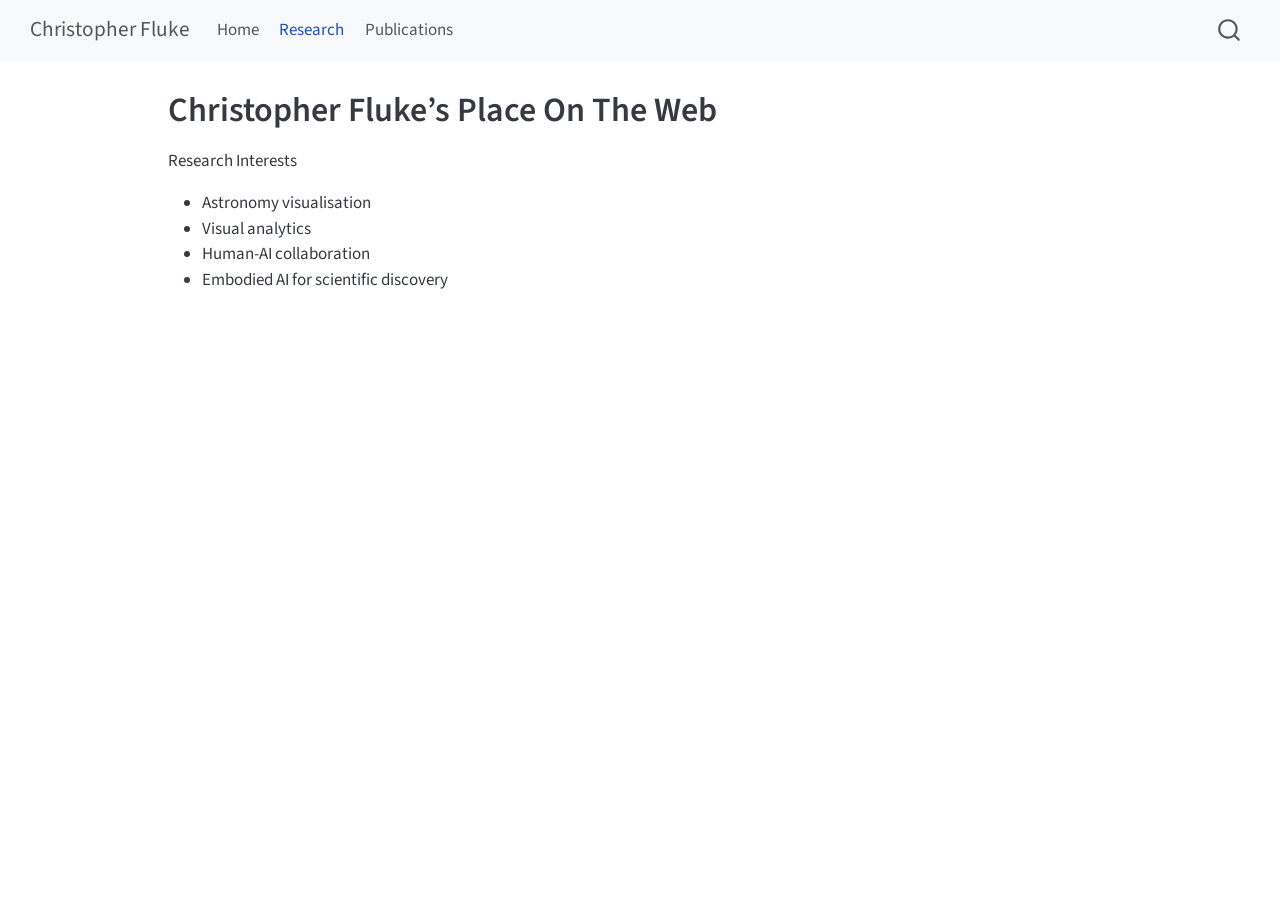
<file: research.html>
<!DOCTYPE html>
<html xmlns="http://www.w3.org/1999/xhtml" lang="en" xml:lang="en"><head>

<meta charset="utf-8">
<meta name="generator" content="quarto-1.10.19">

<meta name="viewport" content="width=device-width, initial-scale=1.0, user-scalable=yes">


<title>Christopher Fluke’s Place On The Web – Christopher Fluke</title>
<style>
/* Default styles provided by pandoc.
** See https://pandoc.org/MANUAL.html#variables-for-html for config info.
*/
span.smallcaps{font-variant: small-caps;}
div.columns{display: flex; gap: 1.5em;}
div.column{flex: auto;}
@media screen {
div.columns{gap: min(4vw, 1.5em);}
div.column{overflow-x: auto;}
}
div.hanging-indent{margin-left: 1.5em; text-indent: -1.5em;}
ul.task-list{list-style: none;}
ul.task-list li input[type="checkbox"] {
  width: 0.8em;
  margin: 0 0.8em 0.2em -1em; /* quarto-specific, see https://github.com/quarto-dev/quarto-cli/issues/4556 */ 
  vertical-align: middle;
}
</style>


<script src="site_libs/quarto-nav/quarto-nav.js"></script>
<script src="site_libs/quarto-nav/headroom.min.js"></script>
<script src="site_libs/clipboard/clipboard.min.js"></script>
<script src="site_libs/quarto-search/autocomplete.umd.js"></script>
<script src="site_libs/quarto-search/fuse.min.js"></script>
<script src="site_libs/quarto-search/quarto-search.js"></script>
<meta name="quarto:offset" content="./">
<script src="site_libs/quarto-html/quarto.js" type="module"></script>
<script src="site_libs/quarto-html/tabsets/tabsets.js" type="module"></script>
<script src="site_libs/quarto-html/popper.min.js"></script>
<script src="site_libs/quarto-html/tippy.umd.min.js"></script>
<script src="site_libs/quarto-html/anchor.min.js"></script>
<link href="site_libs/quarto-html/tippy.css" rel="stylesheet">
<link href="site_libs/quarto-html/quarto-syntax-highlighting-bf27225e3a48a9273f3daa8f8e829971.css" rel="stylesheet" id="quarto-text-highlighting-styles">
<script src="site_libs/bootstrap/bootstrap.min.js"></script>
<link href="site_libs/bootstrap/bootstrap-icons.css" rel="stylesheet">
<link href="site_libs/bootstrap/bootstrap-445b8638c3d06994fee0907d791121c4.min.css" rel="stylesheet" append-hash="true" id="quarto-bootstrap" data-mode="light">
<script id="quarto-search-options" type="application/json">{
  "location": "navbar",
  "copy-button": false,
  "collapse-after": 3,
  "panel-placement": "end",
  "type": "overlay",
  "limit": 50,
  "keyboard-shortcut": [
    "f",
    "/",
    "s"
  ],
  "show-item-context": false,
  "language": {
    "search-no-results-text": "No results",
    "search-matching-documents-text": "matching documents",
    "search-copy-link-title": "Copy link to search",
    "search-hide-matches-text": "Hide additional matches",
    "search-more-match-text": "more match in this document",
    "search-more-matches-text": "more matches in this document",
    "search-clear-button-title": "Clear",
    "search-text-placeholder": "",
    "search-detached-cancel-button-title": "Cancel",
    "search-submit-button-title": "Submit",
    "search-label": "Search"
  }
}</script>


<link rel="stylesheet" href="styles.css">
</head>

<body class="nav-fixed quarto-light">

<div id="quarto-search-results"></div>
  <header id="quarto-header" class="headroom fixed-top">
    <nav class="navbar navbar-expand-lg " data-bs-theme="dark">
      <div class="navbar-container container-fluid">
      <div class="navbar-brand-container mx-auto">
    <a class="navbar-brand" href="./index.html">
    <span class="navbar-title">Christopher Fluke</span>
    </a>
  </div>
            <div id="quarto-search" class="" title="Search"></div>
          <button class="navbar-toggler" type="button" data-bs-toggle="collapse" data-bs-target="#navbarCollapse" aria-controls="navbarCollapse" role="menu" aria-expanded="false" aria-label="Toggle navigation" onclick="if (window.quartoToggleHeadroom) { window.quartoToggleHeadroom(); }">
  <span class="navbar-toggler-icon"></span>
</button>
          <div class="collapse navbar-collapse" id="navbarCollapse">
            <ul class="navbar-nav navbar-nav-scroll me-auto">
  <li class="nav-item">
    <a class="nav-link" href="./index.html"> 
<span class="menu-text">Home</span></a>
  </li>  
  <li class="nav-item">
    <a class="nav-link active" href="./research.html" aria-current="page"> 
<span class="menu-text">Research</span></a>
  </li>  
  <li class="nav-item">
    <a class="nav-link" href="./publications.html"> 
<span class="menu-text">Publications</span></a>
  </li>  
</ul>
          </div> <!-- /navcollapse -->
            <div class="quarto-navbar-tools">
</div>
      </div> <!-- /container-fluid -->
    </nav>
</header>
<!-- content -->
<div id="quarto-content" class="quarto-container page-columns page-rows-contents page-layout-article page-navbar">
<!-- sidebar -->
<!-- margin-sidebar -->
    <div id="quarto-margin-sidebar" class="sidebar margin-sidebar zindex-bottom">
        
    </div>
<!-- main -->
<main class="content" id="quarto-document-content">

<header id="title-block-header" class="quarto-title-block default">
<div class="quarto-title">
<h1 class="title">Christopher Fluke’s Place On The Web</h1>
</div>



<div class="quarto-title-meta">

    
  
    
  </div>
  


</header>


<p>Research Interests</p>
<ul>
<li>Astronomy visualisation</li>
<li>Visual analytics</li>
<li>Human-AI collaboration</li>
<li>Embodied AI for scientific discovery</li>
</ul>



</main> <!-- /main -->
<script id="quarto-html-after-body" type="application/javascript">
  window.document.addEventListener("DOMContentLoaded", function (event) {
    const icon = "";
    const anchorJS = new window.AnchorJS();
    anchorJS.options = {
      placement: 'right',
      icon: icon
    };
    anchorJS.add('.anchored');
    const isCodeAnnotation = (el) => {
      for (const clz of el.classList) {
        if (clz.startsWith('code-annotation-')) {                     
          return true;
        }
      }
      return false;
    }
    const onCopySuccess = function(e) {
      // button target
      const button = e.trigger;
      // don't keep focus
      button.blur();
      // flash "checked"
      button.classList.add('code-copy-button-checked');
      var currentTitle = button.getAttribute("title");
      button.setAttribute("title", "Copied!");
      let tooltip;
      if (window.bootstrap) {
        button.setAttribute("data-bs-toggle", "tooltip");
        button.setAttribute("data-bs-placement", "left");
        button.setAttribute("data-bs-title", "Copied!");
        tooltip = new bootstrap.Tooltip(button, 
          { trigger: "manual", 
            customClass: "code-copy-button-tooltip",
            offset: [0, -8]});
        tooltip.show();    
      }
      setTimeout(function() {
        if (tooltip) {
          tooltip.hide();
          button.removeAttribute("data-bs-title");
          button.removeAttribute("data-bs-toggle");
          button.removeAttribute("data-bs-placement");
        }
        button.setAttribute("title", currentTitle);
        button.classList.remove('code-copy-button-checked');
      }, 1000);
      // clear code selection
      e.clearSelection();
    }
    const getTextToCopy = function(trigger) {
      const outerScaffold = trigger.parentElement.cloneNode(true);
      const codeEl = outerScaffold.querySelector('code');
      for (const childEl of codeEl.children) {
        if (isCodeAnnotation(childEl)) {
          childEl.remove();
        }
      }
      return codeEl.innerText;
    }
    const clipboard = new window.ClipboardJS('.code-copy-button:not([data-in-quarto-modal])', {
      text: getTextToCopy
    });
    clipboard.on('success', onCopySuccess);
    if (window.document.getElementById('quarto-embedded-source-code-modal')) {
      const clipboardModal = new window.ClipboardJS('.code-copy-button[data-in-quarto-modal]', {
        text: getTextToCopy,
        container: window.document.getElementById('quarto-embedded-source-code-modal')
      });
      clipboardModal.on('success', onCopySuccess);
    }
      var localhostRegex = new RegExp(/^(?:http|https):\/\/localhost\:?[0-9]*\//);
      var mailtoRegex = new RegExp(/^mailto:/);
        var filterRegex = new RegExp("https:\/\/cfluke\.github\.io\/");
      var isInternal = (href) => {
          return filterRegex.test(href) || localhostRegex.test(href) || mailtoRegex.test(href);
      }
      // Inspect non-navigation links and adorn them if external
     var links = window.document.querySelectorAll('a[href]:not(.nav-link):not(.navbar-brand):not(.toc-action):not(.sidebar-link):not(.sidebar-item-toggle):not(.pagination-link):not(.no-external):not([aria-hidden]):not(.dropdown-item):not(.quarto-navigation-tool):not(.about-link)');
      for (var i=0; i<links.length; i++) {
        const link = links[i];
        if (!isInternal(link.href)) {
          // undo the damage that might have been done by quarto-nav.js in the case of
          // links that we want to consider external
          if (link.dataset.originalHref !== undefined) {
            link.href = link.dataset.originalHref;
          }
        }
      }
    function tippyHover(el, contentFn, onTriggerFn, onUntriggerFn) {
      const config = {
        allowHTML: true,
        maxWidth: 500,
        delay: 100,
        arrow: false,
        appendTo: function(el) {
            return el.parentElement;
        },
        interactive: true,
        interactiveBorder: 10,
        theme: 'quarto',
        placement: 'bottom-start',
      };
      if (contentFn) {
        config.content = contentFn;
      }
      if (onTriggerFn) {
        config.onTrigger = onTriggerFn;
      }
      if (onUntriggerFn) {
        config.onUntrigger = onUntriggerFn;
      }
      window.tippy(el, config); 
    }
    const noterefs = window.document.querySelectorAll('a[role="doc-noteref"]');
    for (var i=0; i<noterefs.length; i++) {
      const ref = noterefs[i];
      tippyHover(ref, function() {
        // use id or data attribute instead here
        let href = ref.getAttribute('data-footnote-href') || ref.getAttribute('href');
        try { href = new URL(href).hash; } catch {}
        const id = href.replace(/^#\/?/, "");
        const note = window.document.getElementById(id);
        if (note) {
          return note.innerHTML;
        } else {
          return "";
        }
      });
    }
    const xrefs = window.document.querySelectorAll('a.quarto-xref');
    const processXRef = (id, note) => {
      // Strip column container classes
      const stripColumnClz = (el) => {
        el.classList.remove("page-full", "page-columns");
        if (el.children) {
          for (const child of el.children) {
            stripColumnClz(child);
          }
        }
      }
      stripColumnClz(note)
      if (id === null || id.startsWith('sec-')) {
        // Special case sections, only their first couple elements
        const container = document.createElement("div");
        if (note.children && note.children.length > 2) {
          container.appendChild(note.children[0].cloneNode(true));
          for (let i = 1; i < note.children.length; i++) {
            const child = note.children[i];
            if (child.tagName === "P" && child.innerText === "") {
              continue;
            } else {
              container.appendChild(child.cloneNode(true));
              break;
            }
          }
          if (window.Quarto?.typesetMath) {
            window.Quarto.typesetMath(container);
          }
          return container.innerHTML
        } else {
          if (window.Quarto?.typesetMath) {
            window.Quarto.typesetMath(note);
          }
          return note.innerHTML;
        }
      } else {
        // Remove any anchor links if they are present
        const anchorLink = note.querySelector('a.anchorjs-link');
        if (anchorLink) {
          anchorLink.remove();
        }
        if (window.Quarto?.typesetMath) {
          window.Quarto.typesetMath(note);
        }
        if (note.classList.contains("callout")) {
          return note.outerHTML;
        } else {
          return note.innerHTML;
        }
      }
    }
    for (var i=0; i<xrefs.length; i++) {
      const xref = xrefs[i];
      tippyHover(xref, undefined, function(instance) {
        instance.disable();
        let url = xref.getAttribute('href');
        let hash = undefined; 
        if (url.startsWith('#')) {
          hash = url;
        } else {
          try { hash = new URL(url).hash; } catch {}
        }
        if (hash) {
          const id = hash.replace(/^#\/?/, "");
          const note = window.document.getElementById(id);
          if (note !== null) {
            try {
              const html = processXRef(id, note.cloneNode(true));
              instance.setContent(html);
            } finally {
              instance.enable();
              instance.show();
            }
          } else {
            // See if we can fetch this
            fetch(url.split('#')[0])
            .then(res => res.text())
            .then(html => {
              const parser = new DOMParser();
              const htmlDoc = parser.parseFromString(html, "text/html");
              const note = htmlDoc.getElementById(id);
              if (note !== null) {
                const html = processXRef(id, note);
                instance.setContent(html);
              } 
            }).finally(() => {
              instance.enable();
              instance.show();
            });
          }
        } else {
          // See if we can fetch a full url (with no hash to target)
          // This is a special case and we should probably do some content thinning / targeting
          fetch(url)
          .then(res => res.text())
          .then(html => {
            const parser = new DOMParser();
            const htmlDoc = parser.parseFromString(html, "text/html");
            const note = htmlDoc.querySelector('main.content');
            if (note !== null) {
              // This should only happen for chapter cross references
              // (since there is no id in the URL)
              // remove the first header
              if (note.children.length > 0 && note.children[0].tagName === "HEADER") {
                note.children[0].remove();
              }
              const html = processXRef(null, note);
              instance.setContent(html);
            } 
          }).finally(() => {
            instance.enable();
            instance.show();
          });
        }
      }, function(instance) {
      });
    }
        let selectedAnnoteEl;
        const selectorForAnnotation = ( cell, annotation) => {
          let cellAttr = 'data-code-cell="' + cell + '"';
          let lineAttr = 'data-code-annotation="' +  annotation + '"';
          const selector = 'span[' + cellAttr + '][' + lineAttr + ']';
          return selector;
        }
        const selectCodeLines = (annoteEl) => {
          const doc = window.document;
          const targetCell = annoteEl.getAttribute("data-target-cell");
          const targetAnnotation = annoteEl.getAttribute("data-target-annotation");
          const annoteSpan = window.document.querySelector(selectorForAnnotation(targetCell, targetAnnotation));
          const lines = annoteSpan.getAttribute("data-code-lines").split(",");
          const lineIds = lines.map((line) => {
            return targetCell + "-" + line;
          })
          let top = null;
          let height = null;
          let parent = null;
          if (lineIds.length > 0) {
              //compute the position of the single el (top and bottom and make a div)
              const el = window.document.getElementById(lineIds[0]);
              top = el.offsetTop;
              height = el.offsetHeight;
              parent = el.parentElement.parentElement;
            if (lineIds.length > 1) {
              const lastEl = window.document.getElementById(lineIds[lineIds.length - 1]);
              const bottom = lastEl.offsetTop + lastEl.offsetHeight;
              height = bottom - top;
            }
            if (top !== null && height !== null && parent !== null) {
              // cook up a div (if necessary) and position it 
              let div = window.document.getElementById("code-annotation-line-highlight");
              if (div === null) {
                div = window.document.createElement("div");
                div.setAttribute("id", "code-annotation-line-highlight");
                div.style.position = 'absolute';
                parent.appendChild(div);
              }
              div.style.top = top - 2 + "px";
              div.style.height = height + 4 + "px";
              div.style.left = 0;
              let gutterDiv = window.document.getElementById("code-annotation-line-highlight-gutter");
              if (gutterDiv === null) {
                gutterDiv = window.document.createElement("div");
                gutterDiv.setAttribute("id", "code-annotation-line-highlight-gutter");
                gutterDiv.style.position = 'absolute';
                const codeCell = window.document.getElementById(targetCell);
                const gutter = codeCell.querySelector('.code-annotation-gutter');
                gutter.appendChild(gutterDiv);
              }
              gutterDiv.style.top = top - 2 + "px";
              gutterDiv.style.height = height + 4 + "px";
            }
            selectedAnnoteEl = annoteEl;
          }
        };
        const unselectCodeLines = () => {
          const elementsIds = ["code-annotation-line-highlight", "code-annotation-line-highlight-gutter"];
          elementsIds.forEach((elId) => {
            const div = window.document.getElementById(elId);
            if (div) {
              div.remove();
            }
          });
          selectedAnnoteEl = undefined;
        };
          // Handle positioning of the toggle
      window.addEventListener(
        "resize",
        throttle(() => {
          elRect = undefined;
          if (selectedAnnoteEl) {
            selectCodeLines(selectedAnnoteEl);
          }
        }, 10)
      );
      function throttle(fn, ms) {
      let throttle = false;
      let timer;
        return (...args) => {
          if(!throttle) { // first call gets through
              fn.apply(this, args);
              throttle = true;
          } else { // all the others get throttled
              if(timer) clearTimeout(timer); // cancel #2
              timer = setTimeout(() => {
                fn.apply(this, args);
                timer = throttle = false;
              }, ms);
          }
        };
      }
        // Attach click handler to the DT
        const annoteDls = window.document.querySelectorAll('dt[data-target-cell]');
        for (const annoteDlNode of annoteDls) {
          annoteDlNode.addEventListener('click', (event) => {
            const clickedEl = event.target;
            if (clickedEl !== selectedAnnoteEl) {
              unselectCodeLines();
              const activeEl = window.document.querySelector('dt[data-target-cell].code-annotation-active');
              if (activeEl) {
                activeEl.classList.remove('code-annotation-active');
              }
              selectCodeLines(clickedEl);
              clickedEl.classList.add('code-annotation-active');
            } else {
              // Unselect the line
              unselectCodeLines();
              clickedEl.classList.remove('code-annotation-active');
            }
          });
        }
    const findCites = (el) => {
      const parentEl = el.parentElement;
      if (parentEl) {
        const cites = parentEl.dataset.cites;
        if (cites) {
          return {
            el,
            cites: cites.split(' ')
          };
        } else {
          return findCites(el.parentElement)
        }
      } else {
        return undefined;
      }
    };
    var bibliorefs = window.document.querySelectorAll('a[role="doc-biblioref"]');
    for (var i=0; i<bibliorefs.length; i++) {
      const ref = bibliorefs[i];
      const citeInfo = findCites(ref);
      if (citeInfo) {
        tippyHover(citeInfo.el, function() {
          var popup = window.document.createElement('div');
          citeInfo.cites.forEach(function(cite) {
            var citeDiv = window.document.createElement('div');
            citeDiv.classList.add('hanging-indent');
            citeDiv.classList.add('csl-entry');
            var biblioDiv = window.document.getElementById('ref-' + cite);
            if (biblioDiv) {
              citeDiv.innerHTML = biblioDiv.innerHTML;
            }
            popup.appendChild(citeDiv);
          });
          return popup.innerHTML;
        });
      }
    }
  });
  </script>
</div> <!-- /content -->




</body></html>
</file>
<file: site_libs/quarto-html/tippy.css>
.tippy-box[data-animation=fade][data-state=hidden]{opacity:0}[data-tippy-root]{max-width:calc(100vw - 10px)}.tippy-box{position:relative;background-color:#333;color:#fff;border-radius:4px;font-size:14px;line-height:1.4;white-space:normal;outline:0;transition-property:transform,visibility,opacity}.tippy-box[data-placement^=top]>.tippy-arrow{bottom:0}.tippy-box[data-placement^=top]>.tippy-arrow:before{bottom:-7px;left:0;border-width:8px 8px 0;border-top-color:initial;transform-origin:center top}.tippy-box[data-placement^=bottom]>.tippy-arrow{top:0}.tippy-box[data-placement^=bottom]>.tippy-arrow:before{top:-7px;left:0;border-width:0 8px 8px;border-bottom-color:initial;transform-origin:center bottom}.tippy-box[data-placement^=left]>.tippy-arrow{right:0}.tippy-box[data-placement^=left]>.tippy-arrow:before{border-width:8px 0 8px 8px;border-left-color:initial;right:-7px;transform-origin:center left}.tippy-box[data-placement^=right]>.tippy-arrow{left:0}.tippy-box[data-placement^=right]>.tippy-arrow:before{left:-7px;border-width:8px 8px 8px 0;border-right-color:initial;transform-origin:center right}.tippy-box[data-inertia][data-state=visible]{transition-timing-function:cubic-bezier(.54,1.5,.38,1.11)}.tippy-arrow{width:16px;height:16px;color:#333}.tippy-arrow:before{content:"";position:absolute;border-color:transparent;border-style:solid}.tippy-content{position:relative;padding:5px 9px;z-index:1}
</file>
<file: site_libs/quarto-html/quarto-syntax-highlighting-bf27225e3a48a9273f3daa8f8e829971.css>
/* quarto syntax highlight colors */
:root {
  --quarto-hl-ot-color: #003B4F;
  --quarto-hl-at-color: #657422;
  --quarto-hl-ss-color: #20794D;
  --quarto-hl-an-color: #5E5E5E;
  --quarto-hl-fu-color: #4758AB;
  --quarto-hl-st-color: #20794D;
  --quarto-hl-cf-color: #003B4F;
  --quarto-hl-op-color: #5E5E5E;
  --quarto-hl-er-color: #AD0000;
  --quarto-hl-bn-color: #AD0000;
  --quarto-hl-al-color: #AD0000;
  --quarto-hl-va-color: #111111;
  --quarto-hl-bu-color: inherit;
  --quarto-hl-ex-color: inherit;
  --quarto-hl-pp-color: #AD0000;
  --quarto-hl-in-color: #5E5E5E;
  --quarto-hl-vs-color: #20794D;
  --quarto-hl-wa-color: #5E5E5E;
  --quarto-hl-do-color: #5E5E5E;
  --quarto-hl-im-color: #00769E;
  --quarto-hl-ch-color: #20794D;
  --quarto-hl-dt-color: #AD0000;
  --quarto-hl-fl-color: #AD0000;
  --quarto-hl-co-color: #5E5E5E;
  --quarto-hl-cv-color: #5E5E5E;
  --quarto-hl-cn-color: #8f5902;
  --quarto-hl-sc-color: #5E5E5E;
  --quarto-hl-dv-color: #AD0000;
  --quarto-hl-kw-color: #003B4F;
}

/* other quarto variables */
:root {
  --quarto-font-monospace: SFMono-Regular, Menlo, Monaco, Consolas, "Liberation Mono", "Courier New", monospace;
}

/* syntax highlight based on Pandoc's rules */
pre > code.sourceCode > span {
  color: #003B4F;
}

code.sourceCode > span {
  color: #003B4F;
}

div.sourceCode,
div.sourceCode pre.sourceCode {
  color: #003B4F;
}

/* Normal */
code span {
  color: #003B4F;
}

/* Alert */
code span.al {
  color: #AD0000;
  font-style: inherit;
}

/* Annotation */
code span.an {
  color: #5E5E5E;
  font-style: inherit;
}

/* Attribute */
code span.at {
  color: #657422;
  font-style: inherit;
}

/* BaseN */
code span.bn {
  color: #AD0000;
  font-style: inherit;
}

/* BuiltIn */
code span.bu {
  font-style: inherit;
}

/* ControlFlow */
code span.cf {
  color: #003B4F;
  font-weight: bold;
  font-style: inherit;
}

/* Char */
code span.ch {
  color: #20794D;
  font-style: inherit;
}

/* Constant */
code span.cn {
  color: #8f5902;
  font-style: inherit;
}

/* Comment */
code span.co {
  color: #5E5E5E;
  font-style: inherit;
}

/* CommentVar */
code span.cv {
  color: #5E5E5E;
  font-style: italic;
}

/* Documentation */
code span.do {
  color: #5E5E5E;
  font-style: italic;
}

/* DataType */
code span.dt {
  color: #AD0000;
  font-style: inherit;
}

/* DecVal */
code span.dv {
  color: #AD0000;
  font-style: inherit;
}

/* Error */
code span.er {
  color: #AD0000;
  font-style: inherit;
}

/* Extension */
code span.ex {
  font-style: inherit;
}

/* Float */
code span.fl {
  color: #AD0000;
  font-style: inherit;
}

/* Function */
code span.fu {
  color: #4758AB;
  font-style: inherit;
}

/* Import */
code span.im {
  color: #00769E;
  font-style: inherit;
}

/* Information */
code span.in {
  color: #5E5E5E;
  font-style: inherit;
}

/* Keyword */
code span.kw {
  color: #003B4F;
  font-weight: bold;
  font-style: inherit;
}

/* Operator */
code span.op {
  color: #5E5E5E;
  font-style: inherit;
}

/* Other */
code span.ot {
  color: #003B4F;
  font-style: inherit;
}

/* Preprocessor */
code span.pp {
  color: #AD0000;
  font-style: inherit;
}

/* SpecialChar */
code span.sc {
  color: #5E5E5E;
  font-style: inherit;
}

/* SpecialString */
code span.ss {
  color: #20794D;
  font-style: inherit;
}

/* String */
code span.st {
  color: #20794D;
  font-style: inherit;
}

/* Variable */
code span.va {
  color: #111111;
  font-style: inherit;
}

/* VerbatimString */
code span.vs {
  color: #20794D;
  font-style: inherit;
}

/* Warning */
code span.wa {
  color: #5E5E5E;
  font-style: italic;
}

.prevent-inlining {
  content: "</";
}

/*# sourceMappingURL=8be38f48d34c45af72792cbd699585e7.css.map */
</file>
<file: styles.css>
/* css styles */
</file>
